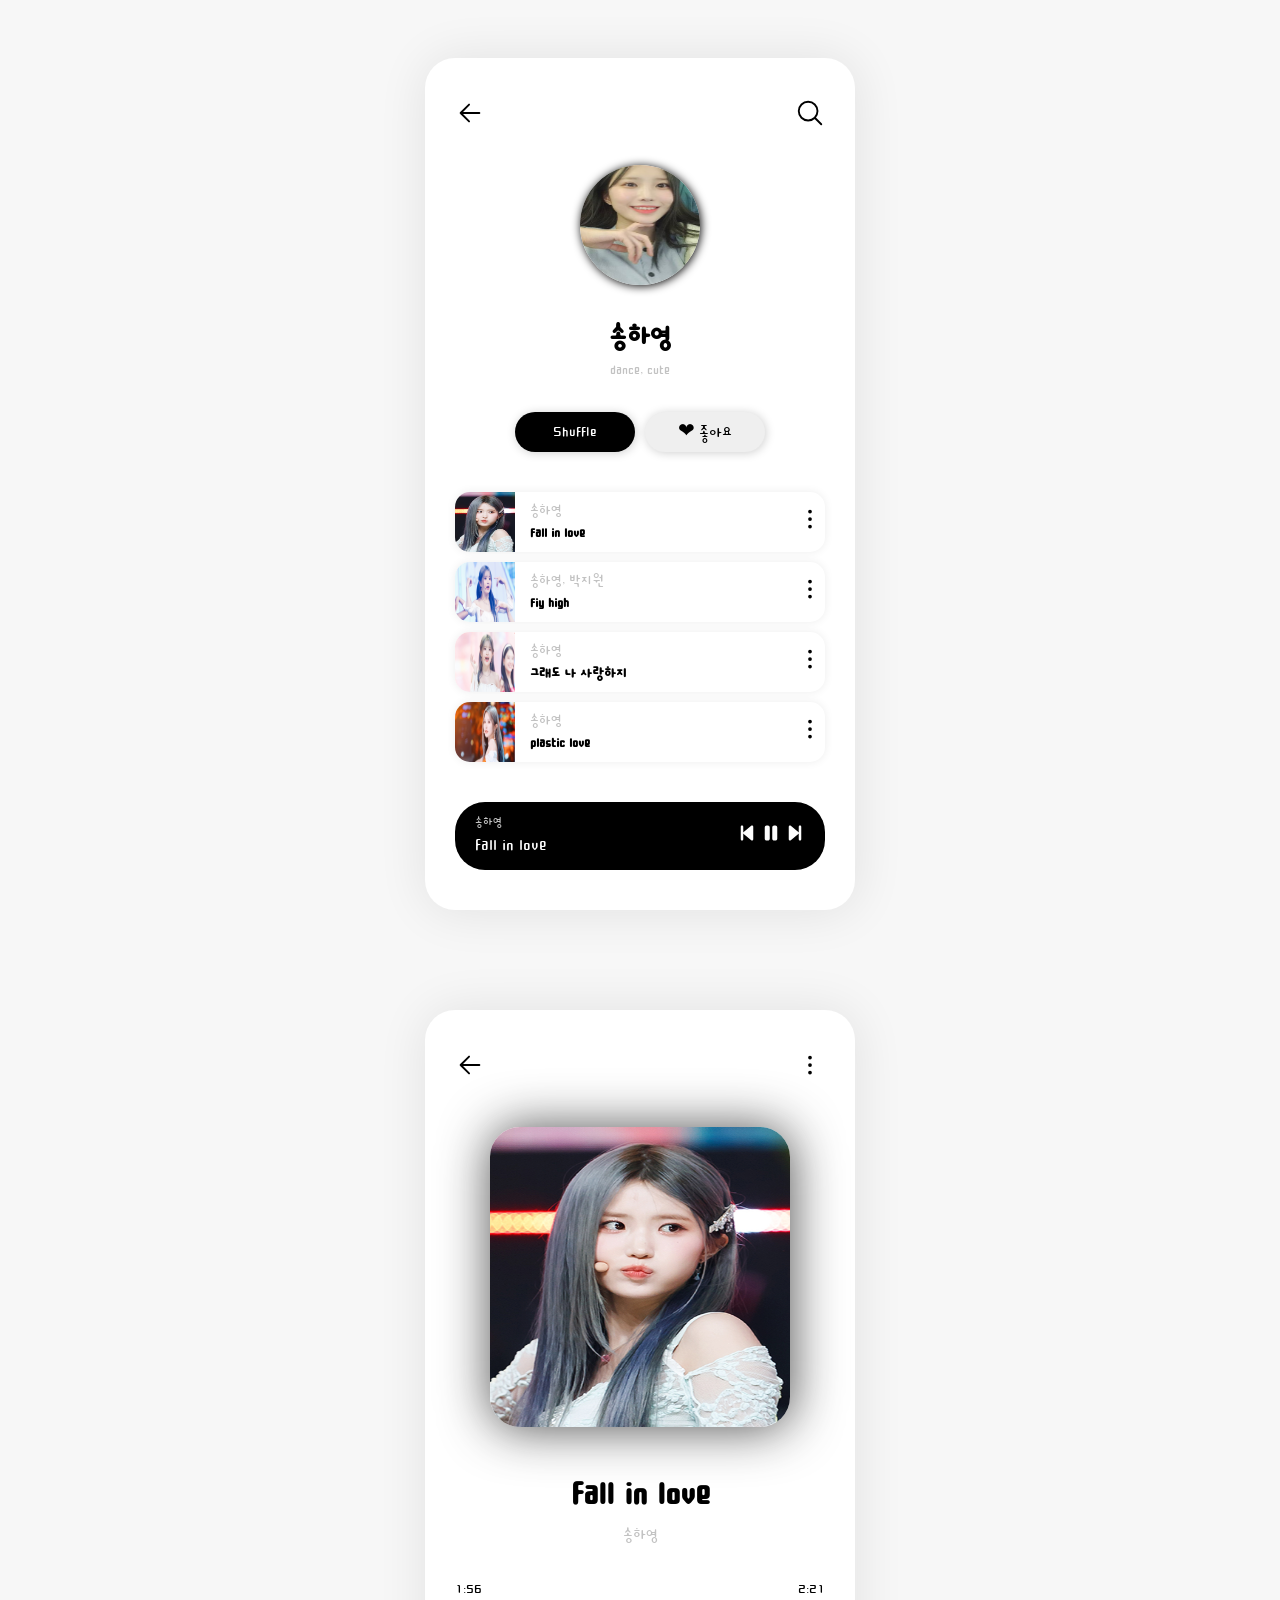
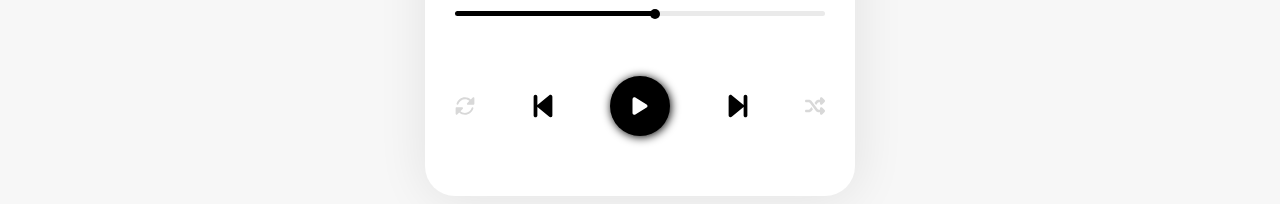
<file: index.html>
<!DOCTYPE html>
<html lang="en">
  <head>
    <meta charset="UTF-8" />
    <meta http-equiv="X-UA-Compatible" content="IE=edge" />
    <meta name="viewport" content="width=device-width, initial-scale=1.0" />
    <title>Document</title>
    <link rel="stylesheet" href="./index.css" />
  </head>
  <body>
    <div class="back" id="left">
      <header>
        <div id="header_left_icon">
          <svg
            xmlns="http://www.w3.org/2000/svg"
            fill="none"
            viewBox="0 0 24 24"
            stroke-width="1.5"
            stroke="currentColor"
            class="svg_icon"
          >
            <path
              stroke-linecap="round"
              stroke-linejoin="round"
              d="M19.5 12h-15m0 0l6.75 6.75M4.5 12l6.75-6.75"
            />
          </svg>
        </div>
        <div id="header_right_icon">
          <svg
            xmlns="http://www.w3.org/2000/svg"
            fill="none"
            viewBox="0 0 24 24"
            stroke-width="1.5"
            stroke="currentColor"
            class="svg_icon"
          >
            <path
              stroke-linecap="round"
              stroke-linejoin="round"
              d="M21 21l-5.197-5.197m0 0A7.5 7.5 0 105.196 5.196a7.5 7.5 0 0010.607 10.607z"
            />
          </svg>
        </div>
      </header>
      <main>
        <div id="main_chracter">
          <div id="main_image">
            <img id="main_img" src="./img/6.png" alt="" />
          </div>
          <div id="main_description">
            <h2>송하영</h2>
            <p>dance, cute</p>
          </div>
          <div id="main_btn">
            <button id="main_left_btn">Shuffle</button>
            <button id="main_right_btn">❤ 좋아요</button>
          </div>
        </div>
        <div id="list">
          <ul>
            <li>
              <div id="list_left">
                <img src="./img/5.png" class="list_img" />
                <div id="list_left_description">
                  <p>송하영</p>
                  <h3>fall in love</h3>
                </div>
              </div>
              <div id="list_content_btn">
                <svg
                  xmlns="http://www.w3.org/2000/svg"
                  fill="none"
                  viewBox="0 0 24 24"
                  stroke-width="1.5"
                  stroke="currentColor"
                  class="svg_icon"
                >
                  <path
                    stroke-linecap="round"
                    stroke-linejoin="round"
                    d="M12 6.75a.75.75 0 110-1.5.75.75 0 010 1.5zM12 12.75a.75.75 0 110-1.5.75.75 0 010 1.5zM12 18.75a.75.75 0 110-1.5.75.75 0 010 1.5z"
                  />
                </svg>
              </div>
            </li>
            <li>
              <div id="list_left">
                <img src="./img/1.png" class="list_img" />
                <div id="list_left_description">
                  <p>송하영, 박지원</p>
                  <h3>fiy high</h3>
                </div>
              </div>
              <div id="list_content_btn">
                <svg
                  xmlns="http://www.w3.org/2000/svg"
                  fill="none"
                  viewBox="0 0 24 24"
                  stroke-width="1.5"
                  stroke="currentColor"
                  class="svg_icon"
                >
                  <path
                    stroke-linecap="round"
                    stroke-linejoin="round"
                    d="M12 6.75a.75.75 0 110-1.5.75.75 0 010 1.5zM12 12.75a.75.75 0 110-1.5.75.75 0 010 1.5zM12 18.75a.75.75 0 110-1.5.75.75 0 010 1.5z"
                  />
                </svg>
              </div>
            </li>
            <li>
              <div id="list_left">
                <img src="./img/2.png" class="list_img" />
                <div id="list_left_description">
                  <p>송하영</p>
                  <h3>그래도 나 사랑하지</h3>
                </div>
              </div>
              <div id="list_content_btn">
                <svg
                  xmlns="http://www.w3.org/2000/svg"
                  fill="none"
                  viewBox="0 0 24 24"
                  stroke-width="1.5"
                  stroke="currentColor"
                  class="svg_icon"
                >
                  <path
                    stroke-linecap="round"
                    stroke-linejoin="round"
                    d="M12 6.75a.75.75 0 110-1.5.75.75 0 010 1.5zM12 12.75a.75.75 0 110-1.5.75.75 0 010 1.5zM12 18.75a.75.75 0 110-1.5.75.75 0 010 1.5z"
                  />
                </svg>
              </div>
            </li>
            <li>
              <div id="list_left">
                <img src="./img/3.png" class="list_img" />
                <div id="list_left_description">
                  <p>송하영</p>
                  <h3>plastic love</h3>
                </div>
              </div>
              <div id="list_content_btn">
                <svg
                  xmlns="http://www.w3.org/2000/svg"
                  fill="none"
                  viewBox="0 0 24 24"
                  stroke-width="1.5"
                  stroke="currentColor"
                  class="svg_icon"
                >
                  <path
                    stroke-linecap="round"
                    stroke-linejoin="round"
                    d="M12 6.75a.75.75 0 110-1.5.75.75 0 010 1.5zM12 12.75a.75.75 0 110-1.5.75.75 0 010 1.5zM12 18.75a.75.75 0 110-1.5.75.75 0 010 1.5z"
                  />
                </svg>
              </div>
            </li>
          </ul>
        </div>
        <div id="player">
          <div id="player_left">
            <p>송하영</p>
            <h3>fall in love</h3>
          </div>
          <div id="player_right">
            <svg
              xmlns="http://www.w3.org/2000/svg"
              viewBox="0 0 320 512"
              class="svg_icon2"
              style="transform: rotate(180deg)"
            >
              <!--! Font Awesome Pro 6.2.0 by @fontawesome - https://fontawesome.com License - https://fontawesome.com/license (Commercial License) Copyright 2022 Fonticons, Inc. -->
              <path
                d="M52.5 440.6c-9.5 7.9-22.8 9.7-34.1 4.4S0 428.4 0 416V96C0 83.6 7.2 72.3 18.4 67s24.5-3.6 34.1 4.4l192 160L256 241V96c0-17.7 14.3-32 32-32s32 14.3 32 32V416c0 17.7-14.3 32-32 32s-32-14.3-32-32V271l-11.5 9.6-192 160z"
              />
            </svg>
            <svg
              xmlns="http://www.w3.org/2000/svg"
              viewBox="0 0 320 512"
              class="svg_icon2"
            >
              <!--! Font Awesome Pro 6.2.0 by @fontawesome - https://fontawesome.com License - https://fontawesome.com/license (Commercial License) Copyright 2022 Fonticons, Inc. -->
              <path
                d="M48 64C21.5 64 0 85.5 0 112V400c0 26.5 21.5 48 48 48H80c26.5 0 48-21.5 48-48V112c0-26.5-21.5-48-48-48H48zm192 0c-26.5 0-48 21.5-48 48V400c0 26.5 21.5 48 48 48h32c26.5 0 48-21.5 48-48V112c0-26.5-21.5-48-48-48H240z"
              />
            </svg>
            <svg
              xmlns="http://www.w3.org/2000/svg"
              viewBox="0 0 320 512"
              class="svg_icon2"
            >
              <!--! Font Awesome Pro 6.2.0 by @fontawesome - https://fontawesome.com License - https://fontawesome.com/license (Commercial License) Copyright 2022 Fonticons, Inc. -->
              <path
                d="M52.5 440.6c-9.5 7.9-22.8 9.7-34.1 4.4S0 428.4 0 416V96C0 83.6 7.2 72.3 18.4 67s24.5-3.6 34.1 4.4l192 160L256 241V96c0-17.7 14.3-32 32-32s32 14.3 32 32V416c0 17.7-14.3 32-32 32s-32-14.3-32-32V271l-11.5 9.6-192 160z"
              />
            </svg>
          </div>
        </div>
      </main>
    </div>
    <div class="back" id="right">
      <header>
        <div>
          <svg
            xmlns="http://www.w3.org/2000/svg"
            fill="none"
            viewBox="0 0 24 24"
            stroke-width="1.5"
            stroke="currentColor"
            class="svg_icon"
          >
            <path
              stroke-linecap="round"
              stroke-linejoin="round"
              d="M19.5 12h-15m0 0l6.75 6.75M4.5 12l6.75-6.75"
            />
          </svg>
        </div>
        <div>
          <svg
            xmlns="http://www.w3.org/2000/svg"
            fill="none"
            viewBox="0 0 24 24"
            stroke-width="1.5"
            stroke="currentColor"
            class="svg_icon"
          >
            <path
              stroke-linecap="round"
              stroke-linejoin="round"
              d="M12 6.75a.75.75 0 110-1.5.75.75 0 010 1.5zM12 12.75a.75.75 0 110-1.5.75.75 0 010 1.5zM12 18.75a.75.75 0 110-1.5.75.75 0 010 1.5z"
            />
          </svg>
        </div>
      </header>
      <div id="right_main">
        <img src="./img/5.png" id="right_main_img" />
      </div>
      <div id="right_description">
        <h3>fall in love</h3>
        <p>송하영</p>
      </div>
      <div id="right_time">
        <p>1:56</p>
        <p>2:21</p>
      </div>
      <div id="state">
        <div id="state_left"></div>
        <div id="state_point"></div>
        <div id="state_right"></div>
      </div>
      <div id="right_player">
        <svg
          class="svg_icon3"
          xmlns="http://www.w3.org/2000/svg"
          viewBox="0 0 512 512"
        >
          <!--! Font Awesome Pro 6.2.0 by @fontawesome - https://fontawesome.com License - https://fontawesome.com/license (Commercial License) Copyright 2022 Fonticons, Inc. -->
          <path
            d="M481.2 33.81c-8.938-3.656-19.31-1.656-26.16 5.219l-50.51 50.51C364.3 53.81 312.1 32 256 32C157 32 68.53 98.31 40.91 193.3C37.19 206 44.5 219.3 57.22 223c12.81 3.781 26.06-3.625 29.75-16.31C108.7 132.1 178.2 80 256 80c43.12 0 83.35 16.42 114.7 43.4l-59.63 59.63c-6.875 6.875-8.906 17.19-5.219 26.16c3.719 8.969 12.47 14.81 22.19 14.81h143.9C485.2 223.1 496 213.3 496 200v-144C496 46.28 490.2 37.53 481.2 33.81zM454.7 288.1c-12.78-3.75-26.06 3.594-29.75 16.31C403.3 379.9 333.8 432 255.1 432c-43.12 0-83.38-16.42-114.7-43.41l59.62-59.62c6.875-6.875 8.891-17.03 5.203-26C202.4 294 193.7 288 183.1 288H40.05c-13.25 0-24.11 10.74-24.11 23.99v144c0 9.719 5.844 18.47 14.81 22.19C33.72 479.4 36.84 480 39.94 480c6.25 0 12.38-2.438 16.97-7.031l50.51-50.52C147.6 458.2 199.9 480 255.1 480c99 0 187.4-66.31 215.1-161.3C474.8 305.1 467.4 292.7 454.7 288.1z"
          />
        </svg>
        <svg
          class="svg_icon"
          xmlns="http://www.w3.org/2000/svg"
          viewBox="0 0 320 512"
        >
          <!--! Font Awesome Pro 6.2.0 by @fontawesome - https://fontawesome.com License - https://fontawesome.com/license (Commercial License) Copyright 2022 Fonticons, Inc. -->
          <path
            d="M267.5 440.6c9.5 7.9 22.8 9.7 34.1 4.4s18.4-16.6 18.4-29V96c0-12.4-7.2-23.7-18.4-29s-24.5-3.6-34.1 4.4l-192 160L64 241V96c0-17.7-14.3-32-32-32S0 78.3 0 96V416c0 17.7 14.3 32 32 32s32-14.3 32-32V271l11.5 9.6 192 160z"
          />
        </svg>
        <div id="right_player_middle_icon">
          <svg
            class="svg_icon2"
            xmlns="http://www.w3.org/2000/svg"
            viewBox="0 0 384 512"
          >
            <!--! Font Awesome Pro 6.2.0 by @fontawesome - https://fontawesome.com License - https://fontawesome.com/license (Commercial License) Copyright 2022 Fonticons, Inc. -->
            <path
              d="M73 39c-14.8-9.1-33.4-9.4-48.5-.9S0 62.6 0 80V432c0 17.4 9.4 33.4 24.5 41.9s33.7 8.1 48.5-.9L361 297c14.3-8.7 23-24.2 23-41s-8.7-32.2-23-41L73 39z"
            />
          </svg>
        </div>
        <svg
          class="svg_icon"
          xmlns="http://www.w3.org/2000/svg"
          viewBox="0 0 320 512"
        >
          <!--! Font Awesome Pro 6.2.0 by @fontawesome - https://fontawesome.com License - https://fontawesome.com/license (Commercial License) Copyright 2022 Fonticons, Inc. -->
          <path
            d="M52.5 440.6c-9.5 7.9-22.8 9.7-34.1 4.4S0 428.4 0 416V96C0 83.6 7.2 72.3 18.4 67s24.5-3.6 34.1 4.4l192 160L256 241V96c0-17.7 14.3-32 32-32s32 14.3 32 32V416c0 17.7-14.3 32-32 32s-32-14.3-32-32V271l-11.5 9.6-192 160z"
          />
        </svg>
        <svg
          class="svg_icon3"
          xmlns="http://www.w3.org/2000/svg"
          viewBox="0 0 512 512"
        >
          <!--! Font Awesome Pro 6.2.0 by @fontawesome - https://fontawesome.com License - https://fontawesome.com/license (Commercial License) Copyright 2022 Fonticons, Inc. -->
          <path
            d="M403.8 34.4c12-5 25.7-2.2 34.9 6.9l64 64c6 6 9.4 14.1 9.4 22.6s-3.4 16.6-9.4 22.6l-64 64c-9.2 9.2-22.9 11.9-34.9 6.9s-19.8-16.6-19.8-29.6V160H352c-10.1 0-19.6 4.7-25.6 12.8L284 229.3 244 176l31.2-41.6C293.3 110.2 321.8 96 352 96h32V64c0-12.9 7.8-24.6 19.8-29.6zM164 282.7L204 336l-31.2 41.6C154.7 401.8 126.2 416 96 416H32c-17.7 0-32-14.3-32-32s14.3-32 32-32H96c10.1 0 19.6-4.7 25.6-12.8L164 282.7zm274.6 188c-9.2 9.2-22.9 11.9-34.9 6.9s-19.8-16.6-19.8-29.6V416H352c-30.2 0-58.7-14.2-76.8-38.4L121.6 172.8c-6-8.1-15.5-12.8-25.6-12.8H32c-17.7 0-32-14.3-32-32s14.3-32 32-32H96c30.2 0 58.7 14.2 76.8 38.4L326.4 339.2c6 8.1 15.5 12.8 25.6 12.8h32V320c0-12.9 7.8-24.6 19.8-29.6s25.7-2.2 34.9 6.9l64 64c6 6 9.4 14.1 9.4 22.6s-3.4 16.6-9.4 22.6l-64 64z"
          />
        </svg>
      </div>
    </div>
  </body>
</html>
</file>
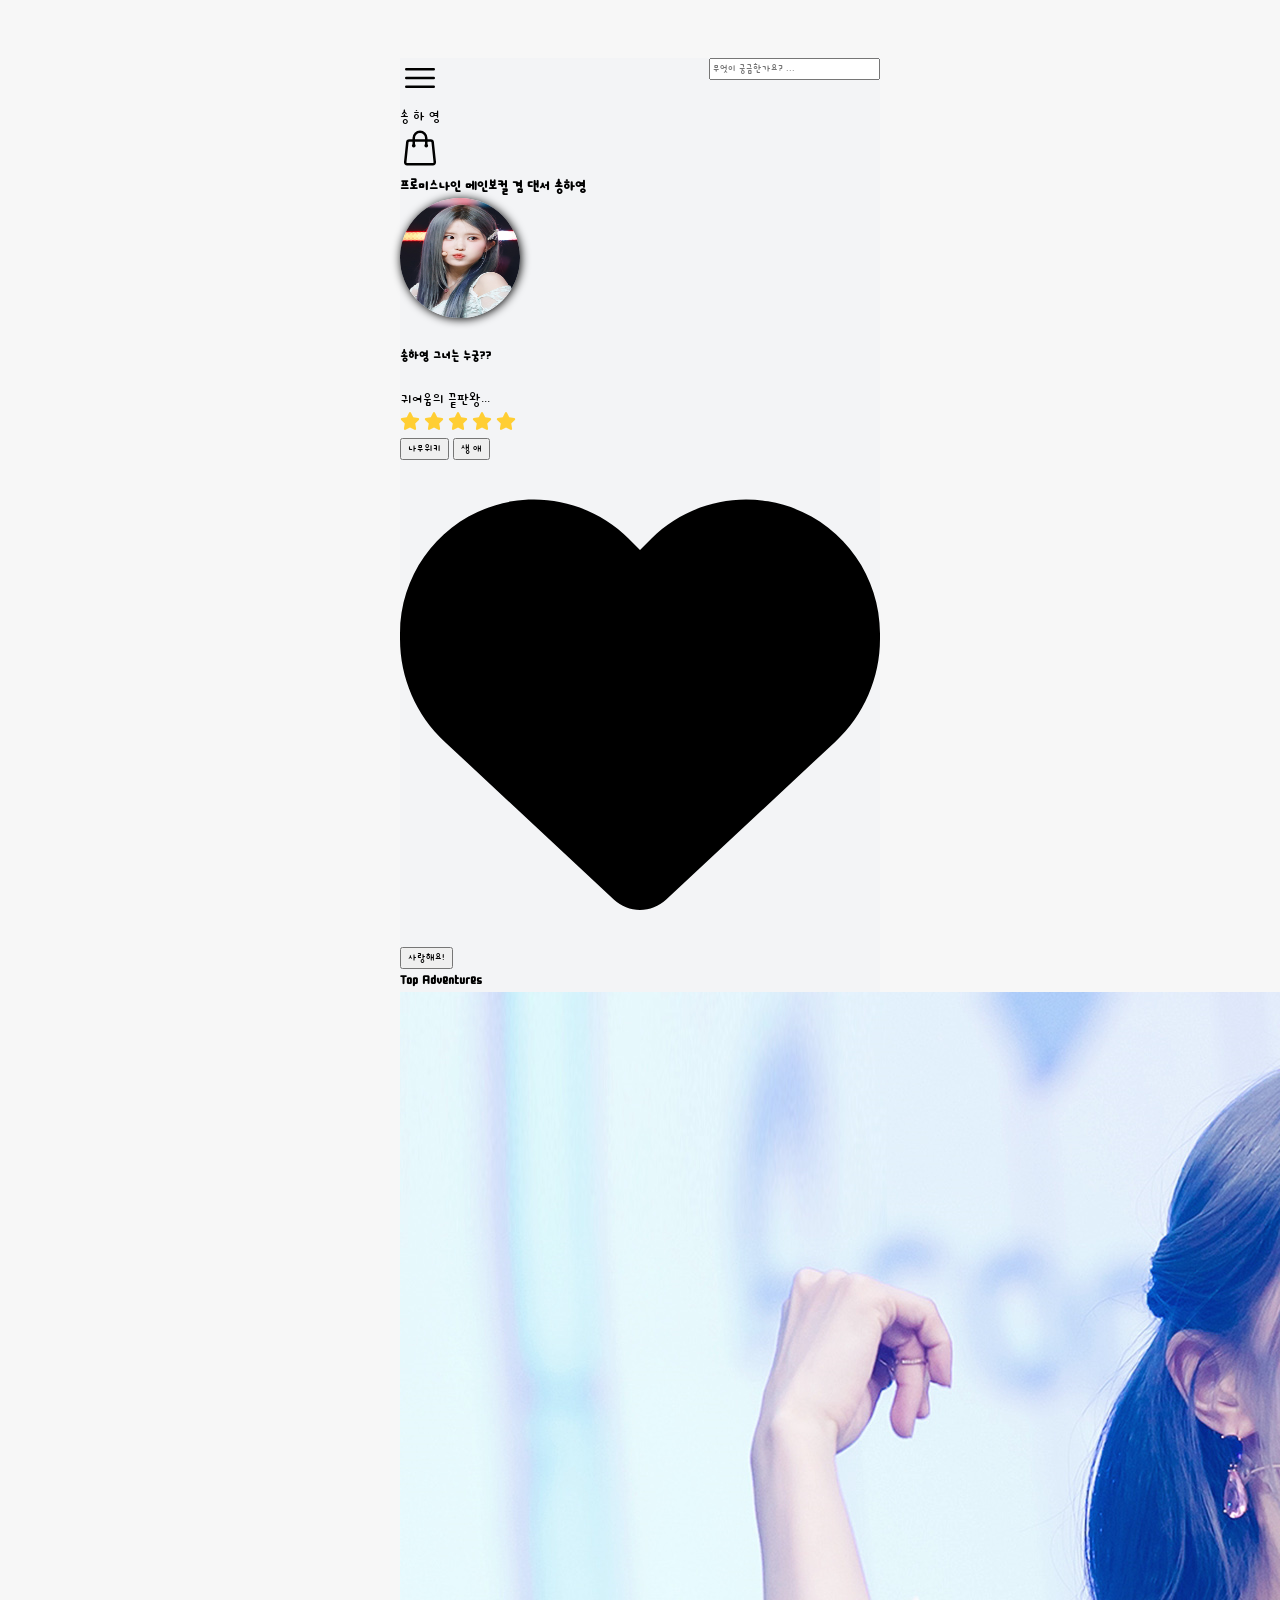
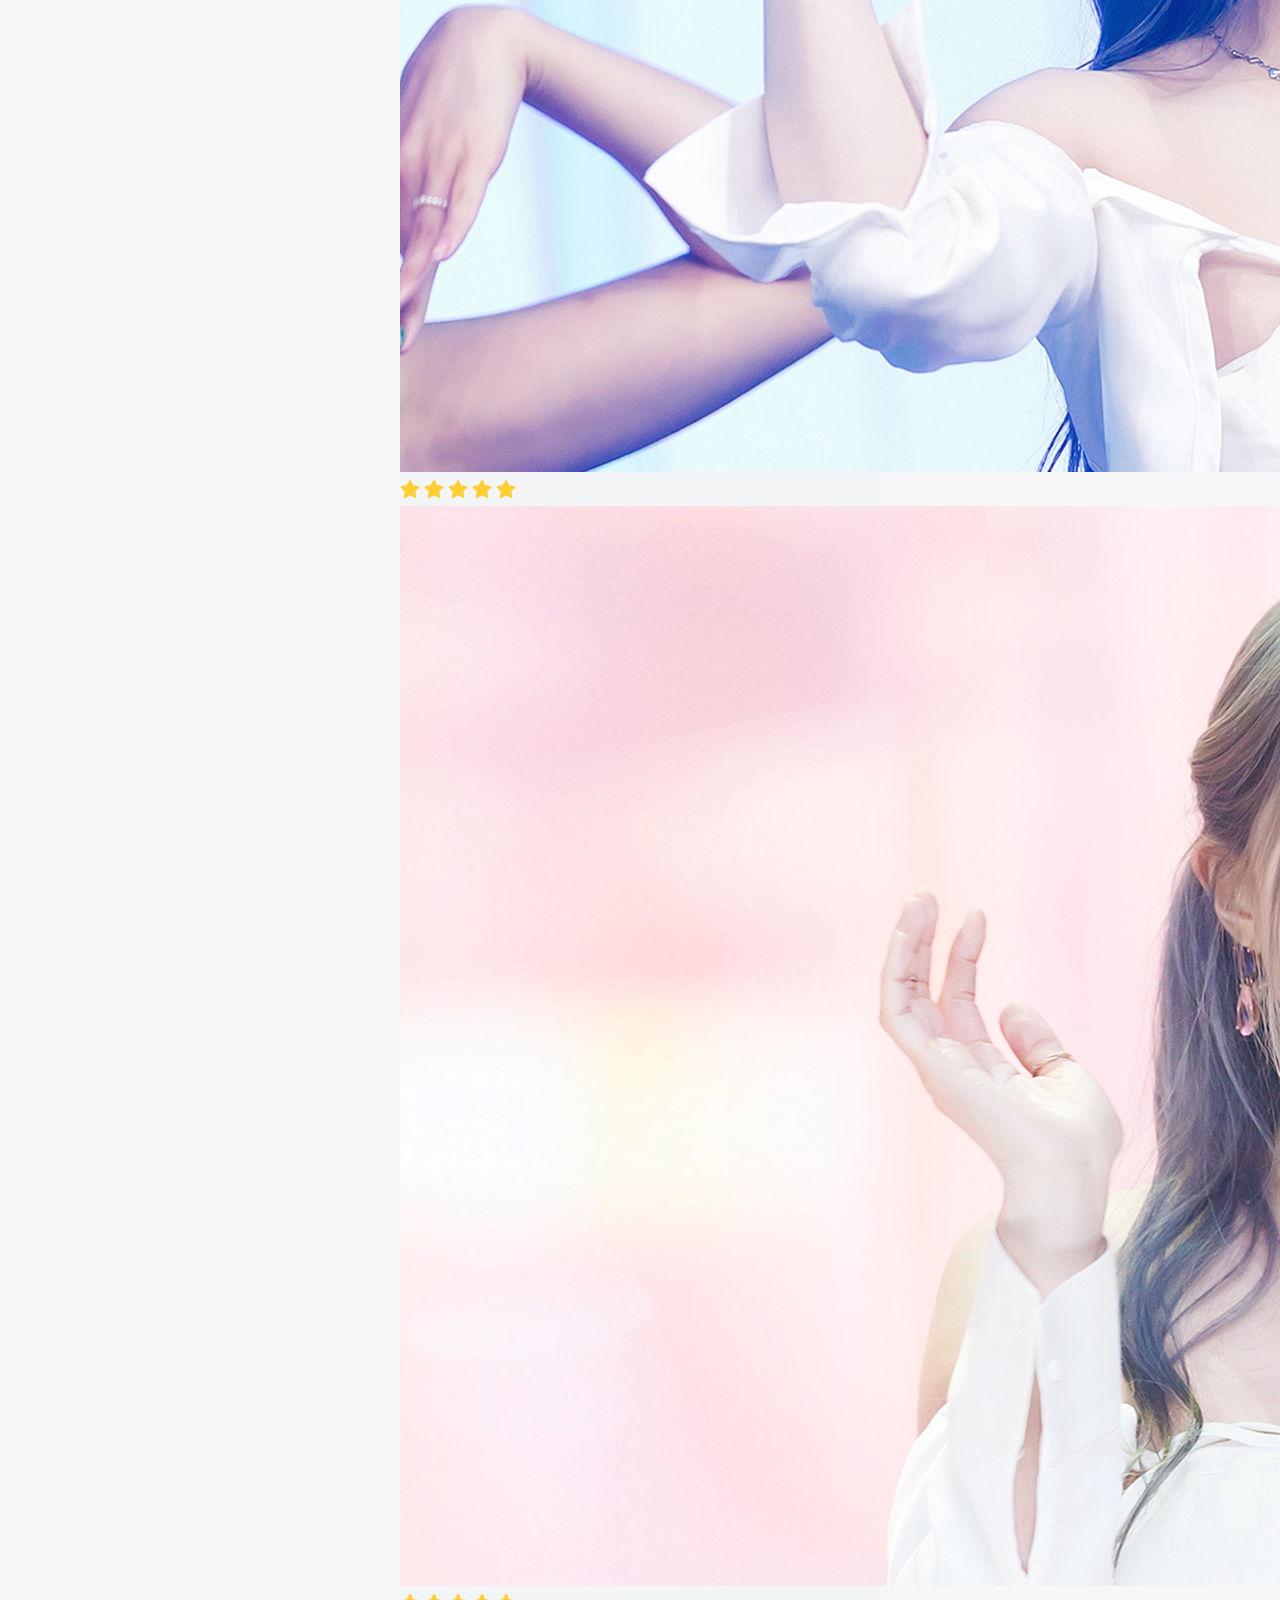
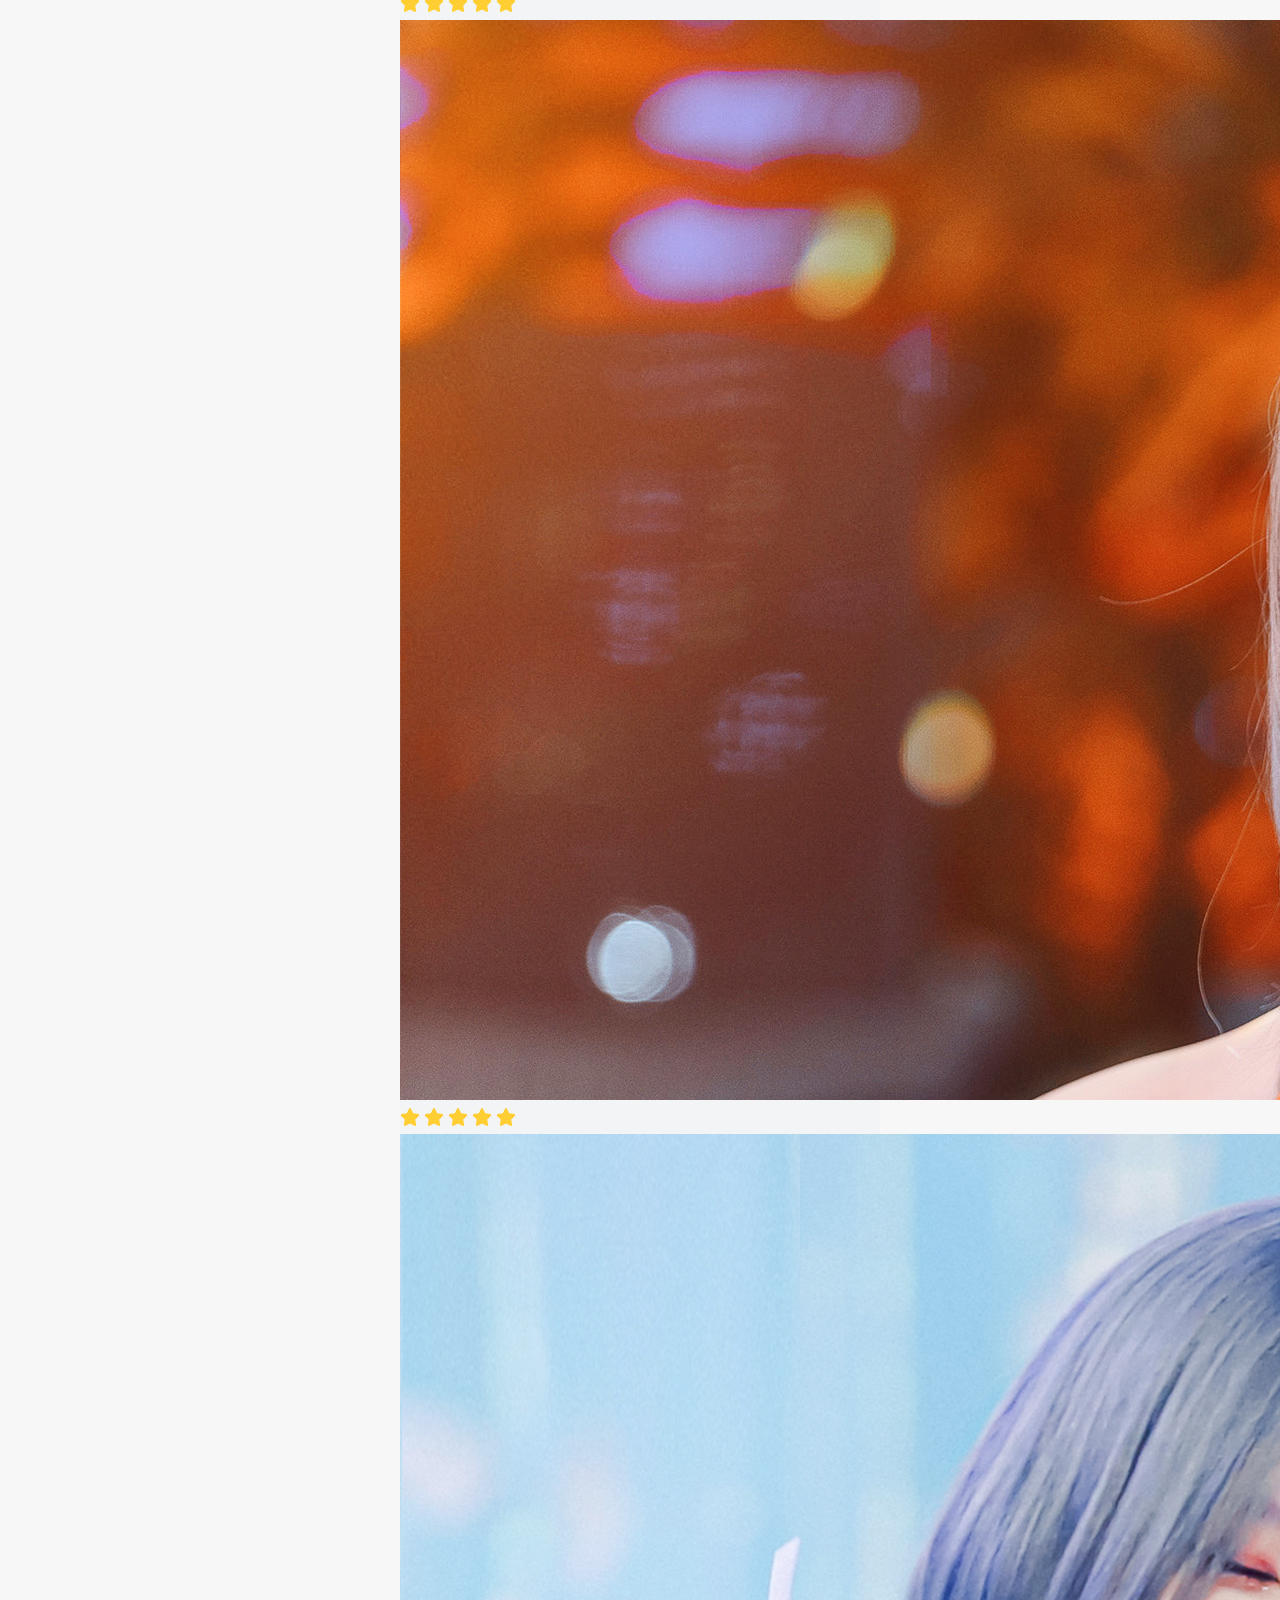
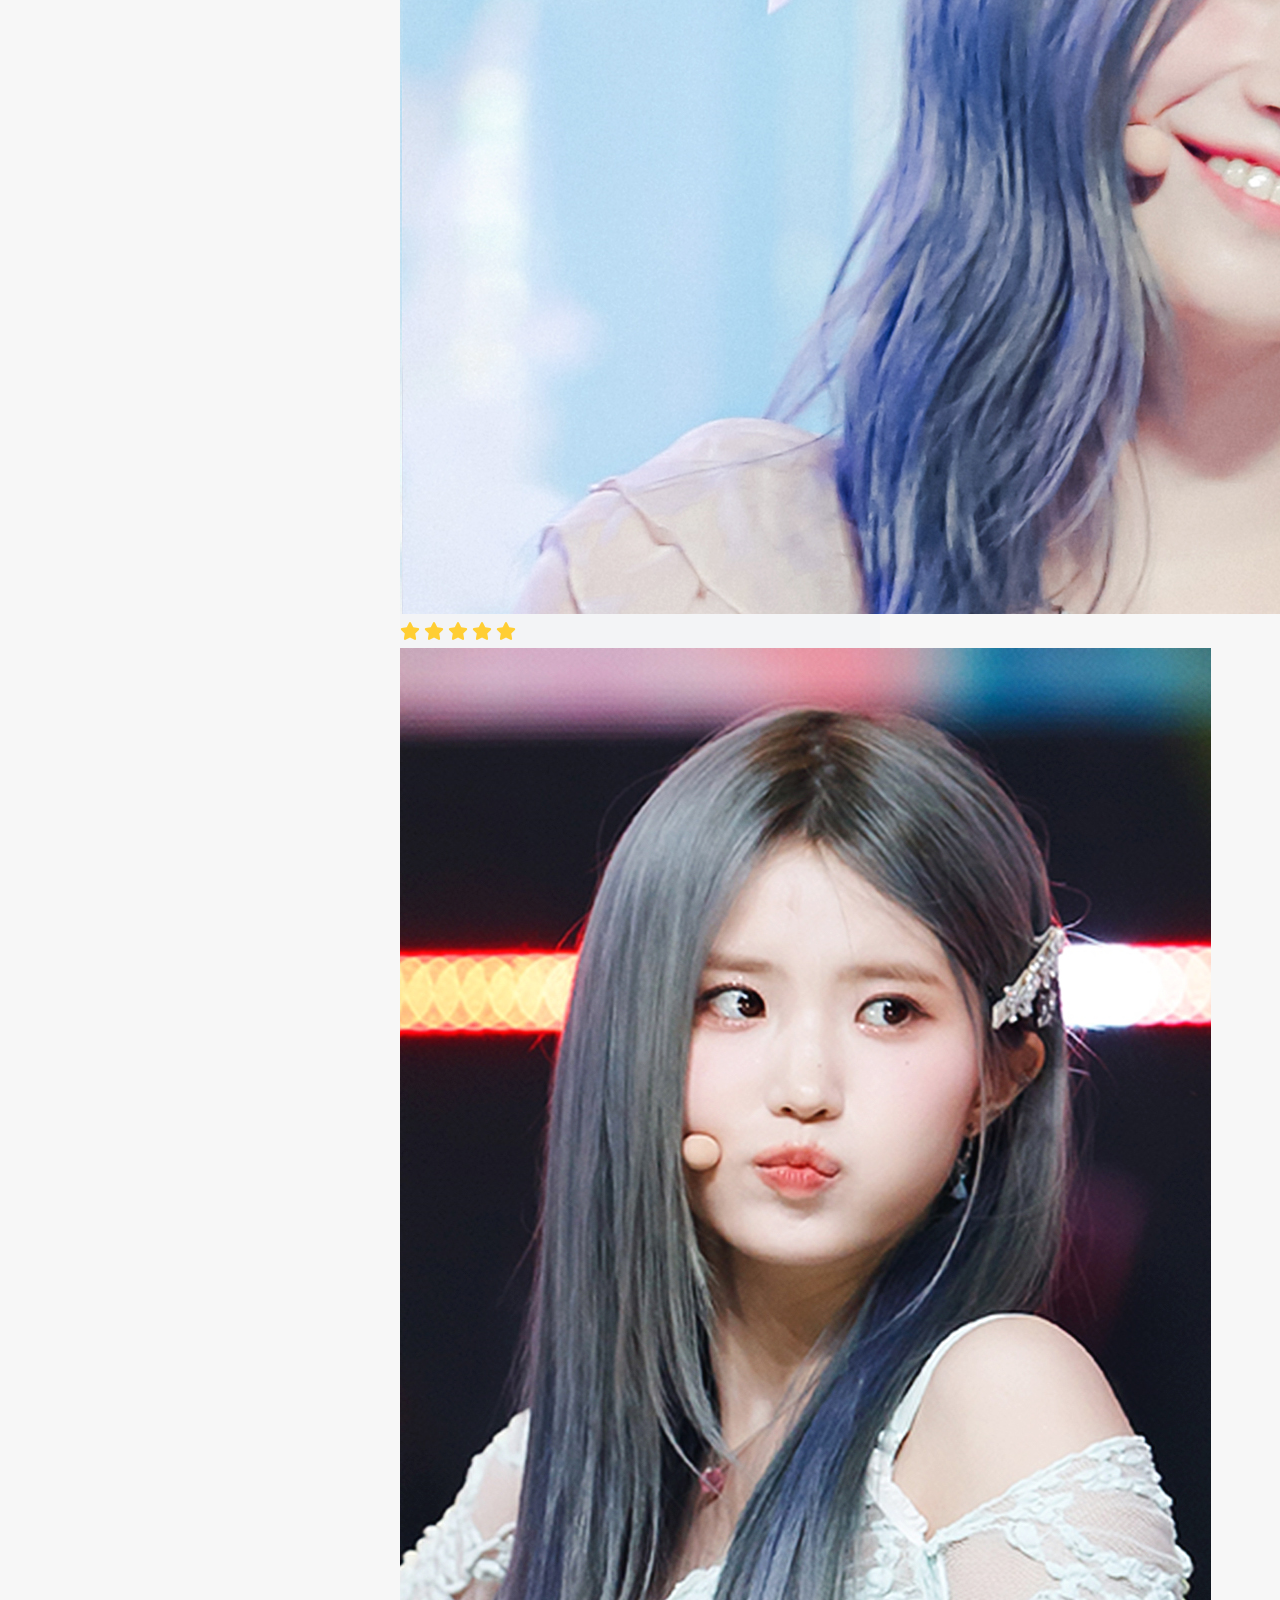
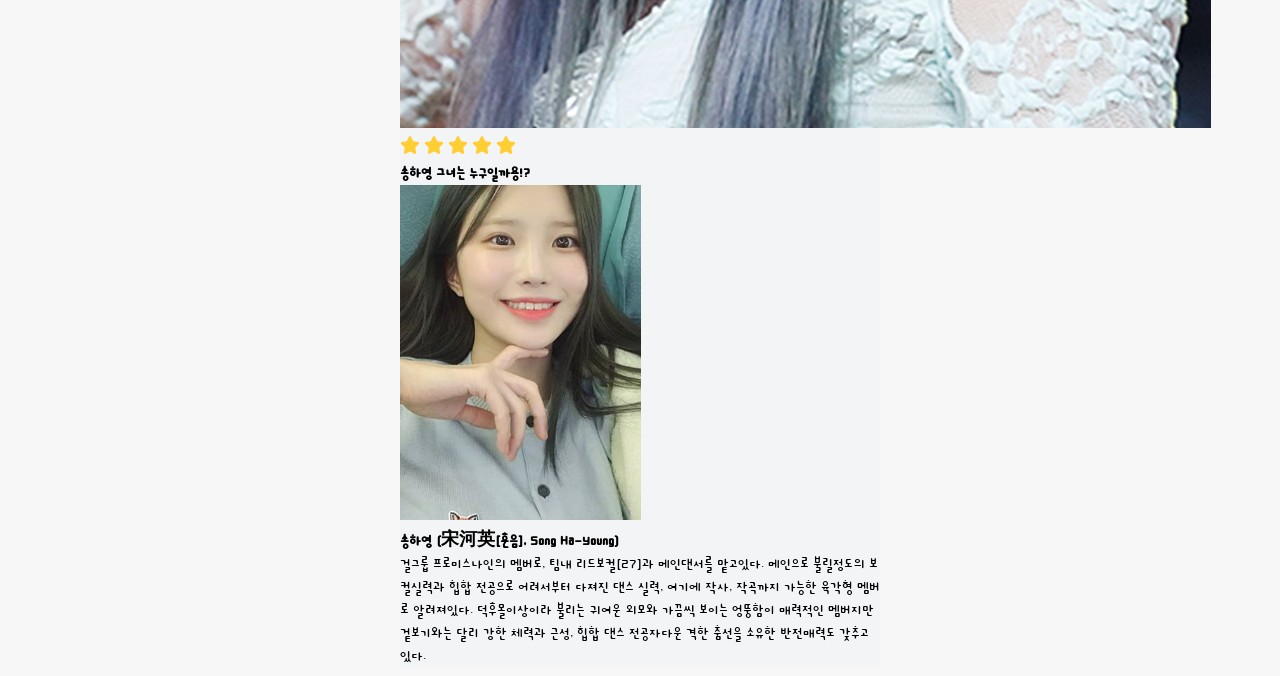
<file: web.html>
<!DOCTYPE html>
<html lang="en">
  <head>
    <meta charset="UTF-8" />
    <meta http-equiv="X-UA-Compatible" content="IE=edge" />
    <meta name="viewport" content="width=device-width, initial-scale=1.0" />
    <title>Document</title>
    <link rel="stylesheet" href="./index.css" />
  </head>
  <body id="Hello">
    <div
      style="
        margin-top: 0;
        background-color: #f3f4f6;
        width: 480px;
        margin: 0 auto;
      "
    >
      <header>
        <nav>
          <div class="header_nav" id="header_contentIcon">
            <svg
              xmlns="http://www.w3.org/2000/svg"
              fill="none"
              viewBox="0 0 24 24"
              stroke-width="1.5"
              stroke="currentColor"
              class="w-6 h-6"
            >
              <path
                stroke-linecap="round"
                stroke-linejoin="round"
                d="M3.75 6.75h16.5M3.75 12h16.5m-16.5 5.25h16.5"
              />
            </svg>
          </div>
          <p id="header_title">송 하 영</p>
          <div class="header_nav" id="header_shoppingIcon">
            <svg
              xmlns="http://www.w3.org/2000/svg"
              fill="none"
              viewBox="0 0 24 24"
              stroke-width="1.5"
              stroke="currentColor"
              class="w-6 h-6"
            >
              <path
                stroke-linecap="round"
                stroke-linejoin="round"
                d="M15.75 10.5V6a3.75 3.75 0 10-7.5 0v4.5m11.356-1.993l1.263 12c.07.665-.45 1.243-1.119 1.243H4.25a1.125 1.125 0 01-1.12-1.243l1.264-12A1.125 1.125 0 015.513 7.5h12.974c.576 0 1.059.435 1.119 1.007zM8.625 10.5a.375.375 0 11-.75 0 .375.375 0 01.75 0zm7.5 0a.375.375 0 11-.75 0 .375.375 0 01.75 0z"
              />
            </svg>
          </div>
        </nav>
        <div id="header_searchEngine">
          <input type="text" placeholder="무엇이 궁금한가요? ..." />
        </div>
      </header>
      <main>
        <h3>프로미스나인 메인보컬 겸 댄서 송하영</h3>
        <div id="main_content">
          <img src="./img/5.png" width="200px" id="main_img" />
          <div id="main_content_description">
            <h4>송하영 그녀는 누궁??</h4>
            <p>귀여움의 끝판왕...</p>
            <div id="main_content_starIcon">
              <svg
                style="width: 20px; height: 20px; fill: #ffce33"
                xmlns="http://www.w3.org/2000/svg"
                viewBox="0 0 576 512"
              >
                <!--! Font Awesome Pro 6.2.0 by @fontawesome - https://fontawesome.com License - https://fontawesome.com/license (Commercial License) Copyright 2022 Fonticons, Inc. -->
                <path
                  d="M316.9 18C311.6 7 300.4 0 288.1 0s-23.4 7-28.8 18L195 150.3 51.4 171.5c-12 1.8-22 10.2-25.7 21.7s-.7 24.2 7.9 32.7L137.8 329 113.2 474.7c-2 12 3 24.2 12.9 31.3s23 8 33.8 2.3l128.3-68.5 128.3 68.5c10.8 5.7 23.9 4.9 33.8-2.3s14.9-19.3 12.9-31.3L438.5 329 542.7 225.9c8.6-8.5 11.7-21.2 7.9-32.7s-13.7-19.9-25.7-21.7L381.2 150.3 316.9 18z"
                />
              </svg>
              <svg
                style="width: 20px; height: 20px; fill: #ffce33"
                xmlns="http://www.w3.org/2000/svg"
                viewBox="0 0 576 512"
              >
                <!--! Font Awesome Pro 6.2.0 by @fontawesome - https://fontawesome.com License - https://fontawesome.com/license (Commercial License) Copyright 2022 Fonticons, Inc. -->
                <path
                  d="M316.9 18C311.6 7 300.4 0 288.1 0s-23.4 7-28.8 18L195 150.3 51.4 171.5c-12 1.8-22 10.2-25.7 21.7s-.7 24.2 7.9 32.7L137.8 329 113.2 474.7c-2 12 3 24.2 12.9 31.3s23 8 33.8 2.3l128.3-68.5 128.3 68.5c10.8 5.7 23.9 4.9 33.8-2.3s14.9-19.3 12.9-31.3L438.5 329 542.7 225.9c8.6-8.5 11.7-21.2 7.9-32.7s-13.7-19.9-25.7-21.7L381.2 150.3 316.9 18z"
                />
              </svg>
              <svg
                style="width: 20px; height: 20px; fill: #ffce33"
                xmlns="http://www.w3.org/2000/svg"
                viewBox="0 0 576 512"
              >
                <!--! Font Awesome Pro 6.2.0 by @fontawesome - https://fontawesome.com License - https://fontawesome.com/license (Commercial License) Copyright 2022 Fonticons, Inc. -->
                <path
                  d="M316.9 18C311.6 7 300.4 0 288.1 0s-23.4 7-28.8 18L195 150.3 51.4 171.5c-12 1.8-22 10.2-25.7 21.7s-.7 24.2 7.9 32.7L137.8 329 113.2 474.7c-2 12 3 24.2 12.9 31.3s23 8 33.8 2.3l128.3-68.5 128.3 68.5c10.8 5.7 23.9 4.9 33.8-2.3s14.9-19.3 12.9-31.3L438.5 329 542.7 225.9c8.6-8.5 11.7-21.2 7.9-32.7s-13.7-19.9-25.7-21.7L381.2 150.3 316.9 18z"
                />
              </svg>
              <svg
                style="width: 20px; height: 20px; fill: #ffce33"
                xmlns="http://www.w3.org/2000/svg"
                viewBox="0 0 576 512"
              >
                <!--! Font Awesome Pro 6.2.0 by @fontawesome - https://fontawesome.com License - https://fontawesome.com/license (Commercial License) Copyright 2022 Fonticons, Inc. -->
                <path
                  d="M316.9 18C311.6 7 300.4 0 288.1 0s-23.4 7-28.8 18L195 150.3 51.4 171.5c-12 1.8-22 10.2-25.7 21.7s-.7 24.2 7.9 32.7L137.8 329 113.2 474.7c-2 12 3 24.2 12.9 31.3s23 8 33.8 2.3l128.3-68.5 128.3 68.5c10.8 5.7 23.9 4.9 33.8-2.3s14.9-19.3 12.9-31.3L438.5 329 542.7 225.9c8.6-8.5 11.7-21.2 7.9-32.7s-13.7-19.9-25.7-21.7L381.2 150.3 316.9 18z"
                />
              </svg>
              <svg
                style="width: 20px; height: 20px; fill: #ffce33"
                xmlns="http://www.w3.org/2000/svg"
                viewBox="0 0 576 512"
              >
                <!--! Font Awesome Pro 6.2.0 by @fontawesome - https://fontawesome.com License - https://fontawesome.com/license (Commercial License) Copyright 2022 Fonticons, Inc. -->
                <path
                  d="M316.9 18C311.6 7 300.4 0 288.1 0s-23.4 7-28.8 18L195 150.3 51.4 171.5c-12 1.8-22 10.2-25.7 21.7s-.7 24.2 7.9 32.7L137.8 329 113.2 474.7c-2 12 3 24.2 12.9 31.3s23 8 33.8 2.3l128.3-68.5 128.3 68.5c10.8 5.7 23.9 4.9 33.8-2.3s14.9-19.3 12.9-31.3L438.5 329 542.7 225.9c8.6-8.5 11.7-21.2 7.9-32.7s-13.7-19.9-25.7-21.7L381.2 150.3 316.9 18z"
                />
              </svg>
            </div>
            <div id="main_content_btn">
              <button class="gray_btn">나무위키</button>
              <button class="gray_btn">생 애</button>
            </div>
            <div id="main_content_btn2">
              <svg
                style=""
                id="heartIcon"
                xmlns="http://www.w3.org/2000/svg"
                viewBox="0 0 512 512"
              >
                <!--! Font Awesome Pro 6.2.0 by @fontawesome - https://fontawesome.com License - https://fontawesome.com/license (Commercial License) Copyright 2022 Fonticons, Inc. -->
                <path
                  d="M47.6 300.4L228.3 469.1c7.5 7 17.4 10.9 27.7 10.9s20.2-3.9 27.7-10.9L464.4 300.4c30.4-28.3 47.6-68 47.6-109.5v-5.8c0-69.9-50.5-129.5-119.4-141C347 36.5 300.6 51.4 268 84L256 96 244 84c-32.6-32.6-79-47.5-124.6-39.9C50.5 55.6 0 115.2 0 185.1v5.8c0 41.5 17.2 81.2 47.6 109.5z"
                />
              </svg>

              <button>사랑해요!</button>
            </div>
          </div>
        </div>
        <h3>Top Adventures</h3>
        <div id="main_screenImges">
          <div id="main_screenImg">
            <img src="./img/1.png" />
            <div id="main_content_starIcon">
              <svg
                style="width: 20px; height: 20px; fill: #ffce33"
                xmlns="http://www.w3.org/2000/svg"
                viewBox="0 0 576 512"
              >
                <!--! Font Awesome Pro 6.2.0 by @fontawesome - https://fontawesome.com License - https://fontawesome.com/license (Commercial License) Copyright 2022 Fonticons, Inc. -->
                <path
                  d="M316.9 18C311.6 7 300.4 0 288.1 0s-23.4 7-28.8 18L195 150.3 51.4 171.5c-12 1.8-22 10.2-25.7 21.7s-.7 24.2 7.9 32.7L137.8 329 113.2 474.7c-2 12 3 24.2 12.9 31.3s23 8 33.8 2.3l128.3-68.5 128.3 68.5c10.8 5.7 23.9 4.9 33.8-2.3s14.9-19.3 12.9-31.3L438.5 329 542.7 225.9c8.6-8.5 11.7-21.2 7.9-32.7s-13.7-19.9-25.7-21.7L381.2 150.3 316.9 18z"
                />
              </svg>
              <svg
                style="width: 20px; height: 20px; fill: #ffce33"
                xmlns="http://www.w3.org/2000/svg"
                viewBox="0 0 576 512"
              >
                <!--! Font Awesome Pro 6.2.0 by @fontawesome - https://fontawesome.com License - https://fontawesome.com/license (Commercial License) Copyright 2022 Fonticons, Inc. -->
                <path
                  d="M316.9 18C311.6 7 300.4 0 288.1 0s-23.4 7-28.8 18L195 150.3 51.4 171.5c-12 1.8-22 10.2-25.7 21.7s-.7 24.2 7.9 32.7L137.8 329 113.2 474.7c-2 12 3 24.2 12.9 31.3s23 8 33.8 2.3l128.3-68.5 128.3 68.5c10.8 5.7 23.9 4.9 33.8-2.3s14.9-19.3 12.9-31.3L438.5 329 542.7 225.9c8.6-8.5 11.7-21.2 7.9-32.7s-13.7-19.9-25.7-21.7L381.2 150.3 316.9 18z"
                />
              </svg>
              <svg
                style="width: 20px; height: 20px; fill: #ffce33"
                xmlns="http://www.w3.org/2000/svg"
                viewBox="0 0 576 512"
              >
                <!--! Font Awesome Pro 6.2.0 by @fontawesome - https://fontawesome.com License - https://fontawesome.com/license (Commercial License) Copyright 2022 Fonticons, Inc. -->
                <path
                  d="M316.9 18C311.6 7 300.4 0 288.1 0s-23.4 7-28.8 18L195 150.3 51.4 171.5c-12 1.8-22 10.2-25.7 21.7s-.7 24.2 7.9 32.7L137.8 329 113.2 474.7c-2 12 3 24.2 12.9 31.3s23 8 33.8 2.3l128.3-68.5 128.3 68.5c10.8 5.7 23.9 4.9 33.8-2.3s14.9-19.3 12.9-31.3L438.5 329 542.7 225.9c8.6-8.5 11.7-21.2 7.9-32.7s-13.7-19.9-25.7-21.7L381.2 150.3 316.9 18z"
                />
              </svg>
              <svg
                style="width: 20px; height: 20px; fill: #ffce33"
                xmlns="http://www.w3.org/2000/svg"
                viewBox="0 0 576 512"
              >
                <!--! Font Awesome Pro 6.2.0 by @fontawesome - https://fontawesome.com License - https://fontawesome.com/license (Commercial License) Copyright 2022 Fonticons, Inc. -->
                <path
                  d="M316.9 18C311.6 7 300.4 0 288.1 0s-23.4 7-28.8 18L195 150.3 51.4 171.5c-12 1.8-22 10.2-25.7 21.7s-.7 24.2 7.9 32.7L137.8 329 113.2 474.7c-2 12 3 24.2 12.9 31.3s23 8 33.8 2.3l128.3-68.5 128.3 68.5c10.8 5.7 23.9 4.9 33.8-2.3s14.9-19.3 12.9-31.3L438.5 329 542.7 225.9c8.6-8.5 11.7-21.2 7.9-32.7s-13.7-19.9-25.7-21.7L381.2 150.3 316.9 18z"
                />
              </svg>
              <svg
                style="width: 20px; height: 20px; fill: #ffce33"
                xmlns="http://www.w3.org/2000/svg"
                viewBox="0 0 576 512"
              >
                <!--! Font Awesome Pro 6.2.0 by @fontawesome - https://fontawesome.com License - https://fontawesome.com/license (Commercial License) Copyright 2022 Fonticons, Inc. -->
                <path
                  d="M316.9 18C311.6 7 300.4 0 288.1 0s-23.4 7-28.8 18L195 150.3 51.4 171.5c-12 1.8-22 10.2-25.7 21.7s-.7 24.2 7.9 32.7L137.8 329 113.2 474.7c-2 12 3 24.2 12.9 31.3s23 8 33.8 2.3l128.3-68.5 128.3 68.5c10.8 5.7 23.9 4.9 33.8-2.3s14.9-19.3 12.9-31.3L438.5 329 542.7 225.9c8.6-8.5 11.7-21.2 7.9-32.7s-13.7-19.9-25.7-21.7L381.2 150.3 316.9 18z"
                />
              </svg>
            </div>
          </div>
          <div id="main_screenImg">
            <img src="./img/2.png" />
            <div id="main_content_starIcon">
              <svg
                style="width: 20px; height: 20px; fill: #ffce33"
                xmlns="http://www.w3.org/2000/svg"
                viewBox="0 0 576 512"
              >
                <!--! Font Awesome Pro 6.2.0 by @fontawesome - https://fontawesome.com License - https://fontawesome.com/license (Commercial License) Copyright 2022 Fonticons, Inc. -->
                <path
                  d="M316.9 18C311.6 7 300.4 0 288.1 0s-23.4 7-28.8 18L195 150.3 51.4 171.5c-12 1.8-22 10.2-25.7 21.7s-.7 24.2 7.9 32.7L137.8 329 113.2 474.7c-2 12 3 24.2 12.9 31.3s23 8 33.8 2.3l128.3-68.5 128.3 68.5c10.8 5.7 23.9 4.9 33.8-2.3s14.9-19.3 12.9-31.3L438.5 329 542.7 225.9c8.6-8.5 11.7-21.2 7.9-32.7s-13.7-19.9-25.7-21.7L381.2 150.3 316.9 18z"
                />
              </svg>
              <svg
                style="width: 20px; height: 20px; fill: #ffce33"
                xmlns="http://www.w3.org/2000/svg"
                viewBox="0 0 576 512"
              >
                <!--! Font Awesome Pro 6.2.0 by @fontawesome - https://fontawesome.com License - https://fontawesome.com/license (Commercial License) Copyright 2022 Fonticons, Inc. -->
                <path
                  d="M316.9 18C311.6 7 300.4 0 288.1 0s-23.4 7-28.8 18L195 150.3 51.4 171.5c-12 1.8-22 10.2-25.7 21.7s-.7 24.2 7.9 32.7L137.8 329 113.2 474.7c-2 12 3 24.2 12.9 31.3s23 8 33.8 2.3l128.3-68.5 128.3 68.5c10.8 5.7 23.9 4.9 33.8-2.3s14.9-19.3 12.9-31.3L438.5 329 542.7 225.9c8.6-8.5 11.7-21.2 7.9-32.7s-13.7-19.9-25.7-21.7L381.2 150.3 316.9 18z"
                />
              </svg>
              <svg
                style="width: 20px; height: 20px; fill: #ffce33"
                xmlns="http://www.w3.org/2000/svg"
                viewBox="0 0 576 512"
              >
                <!--! Font Awesome Pro 6.2.0 by @fontawesome - https://fontawesome.com License - https://fontawesome.com/license (Commercial License) Copyright 2022 Fonticons, Inc. -->
                <path
                  d="M316.9 18C311.6 7 300.4 0 288.1 0s-23.4 7-28.8 18L195 150.3 51.4 171.5c-12 1.8-22 10.2-25.7 21.7s-.7 24.2 7.9 32.7L137.8 329 113.2 474.7c-2 12 3 24.2 12.9 31.3s23 8 33.8 2.3l128.3-68.5 128.3 68.5c10.8 5.7 23.9 4.9 33.8-2.3s14.9-19.3 12.9-31.3L438.5 329 542.7 225.9c8.6-8.5 11.7-21.2 7.9-32.7s-13.7-19.9-25.7-21.7L381.2 150.3 316.9 18z"
                />
              </svg>
              <svg
                style="width: 20px; height: 20px; fill: #ffce33"
                xmlns="http://www.w3.org/2000/svg"
                viewBox="0 0 576 512"
              >
                <!--! Font Awesome Pro 6.2.0 by @fontawesome - https://fontawesome.com License - https://fontawesome.com/license (Commercial License) Copyright 2022 Fonticons, Inc. -->
                <path
                  d="M316.9 18C311.6 7 300.4 0 288.1 0s-23.4 7-28.8 18L195 150.3 51.4 171.5c-12 1.8-22 10.2-25.7 21.7s-.7 24.2 7.9 32.7L137.8 329 113.2 474.7c-2 12 3 24.2 12.9 31.3s23 8 33.8 2.3l128.3-68.5 128.3 68.5c10.8 5.7 23.9 4.9 33.8-2.3s14.9-19.3 12.9-31.3L438.5 329 542.7 225.9c8.6-8.5 11.7-21.2 7.9-32.7s-13.7-19.9-25.7-21.7L381.2 150.3 316.9 18z"
                />
              </svg>
              <svg
                style="width: 20px; height: 20px; fill: #ffce33"
                xmlns="http://www.w3.org/2000/svg"
                viewBox="0 0 576 512"
              >
                <!--! Font Awesome Pro 6.2.0 by @fontawesome - https://fontawesome.com License - https://fontawesome.com/license (Commercial License) Copyright 2022 Fonticons, Inc. -->
                <path
                  d="M316.9 18C311.6 7 300.4 0 288.1 0s-23.4 7-28.8 18L195 150.3 51.4 171.5c-12 1.8-22 10.2-25.7 21.7s-.7 24.2 7.9 32.7L137.8 329 113.2 474.7c-2 12 3 24.2 12.9 31.3s23 8 33.8 2.3l128.3-68.5 128.3 68.5c10.8 5.7 23.9 4.9 33.8-2.3s14.9-19.3 12.9-31.3L438.5 329 542.7 225.9c8.6-8.5 11.7-21.2 7.9-32.7s-13.7-19.9-25.7-21.7L381.2 150.3 316.9 18z"
                />
              </svg>
            </div>
          </div>
          <div id="main_screenImg">
            <img src="./img/3.png" />
            <div id="main_content_starIcon">
              <svg
                style="width: 20px; height: 20px; fill: #ffce33"
                xmlns="http://www.w3.org/2000/svg"
                viewBox="0 0 576 512"
              >
                <!--! Font Awesome Pro 6.2.0 by @fontawesome - https://fontawesome.com License - https://fontawesome.com/license (Commercial License) Copyright 2022 Fonticons, Inc. -->
                <path
                  d="M316.9 18C311.6 7 300.4 0 288.1 0s-23.4 7-28.8 18L195 150.3 51.4 171.5c-12 1.8-22 10.2-25.7 21.7s-.7 24.2 7.9 32.7L137.8 329 113.2 474.7c-2 12 3 24.2 12.9 31.3s23 8 33.8 2.3l128.3-68.5 128.3 68.5c10.8 5.7 23.9 4.9 33.8-2.3s14.9-19.3 12.9-31.3L438.5 329 542.7 225.9c8.6-8.5 11.7-21.2 7.9-32.7s-13.7-19.9-25.7-21.7L381.2 150.3 316.9 18z"
                />
              </svg>
              <svg
                style="width: 20px; height: 20px; fill: #ffce33"
                xmlns="http://www.w3.org/2000/svg"
                viewBox="0 0 576 512"
              >
                <!--! Font Awesome Pro 6.2.0 by @fontawesome - https://fontawesome.com License - https://fontawesome.com/license (Commercial License) Copyright 2022 Fonticons, Inc. -->
                <path
                  d="M316.9 18C311.6 7 300.4 0 288.1 0s-23.4 7-28.8 18L195 150.3 51.4 171.5c-12 1.8-22 10.2-25.7 21.7s-.7 24.2 7.9 32.7L137.8 329 113.2 474.7c-2 12 3 24.2 12.9 31.3s23 8 33.8 2.3l128.3-68.5 128.3 68.5c10.8 5.7 23.9 4.9 33.8-2.3s14.9-19.3 12.9-31.3L438.5 329 542.7 225.9c8.6-8.5 11.7-21.2 7.9-32.7s-13.7-19.9-25.7-21.7L381.2 150.3 316.9 18z"
                />
              </svg>
              <svg
                style="width: 20px; height: 20px; fill: #ffce33"
                xmlns="http://www.w3.org/2000/svg"
                viewBox="0 0 576 512"
              >
                <!--! Font Awesome Pro 6.2.0 by @fontawesome - https://fontawesome.com License - https://fontawesome.com/license (Commercial License) Copyright 2022 Fonticons, Inc. -->
                <path
                  d="M316.9 18C311.6 7 300.4 0 288.1 0s-23.4 7-28.8 18L195 150.3 51.4 171.5c-12 1.8-22 10.2-25.7 21.7s-.7 24.2 7.9 32.7L137.8 329 113.2 474.7c-2 12 3 24.2 12.9 31.3s23 8 33.8 2.3l128.3-68.5 128.3 68.5c10.8 5.7 23.9 4.9 33.8-2.3s14.9-19.3 12.9-31.3L438.5 329 542.7 225.9c8.6-8.5 11.7-21.2 7.9-32.7s-13.7-19.9-25.7-21.7L381.2 150.3 316.9 18z"
                />
              </svg>
              <svg
                style="width: 20px; height: 20px; fill: #ffce33"
                xmlns="http://www.w3.org/2000/svg"
                viewBox="0 0 576 512"
              >
                <!--! Font Awesome Pro 6.2.0 by @fontawesome - https://fontawesome.com License - https://fontawesome.com/license (Commercial License) Copyright 2022 Fonticons, Inc. -->
                <path
                  d="M316.9 18C311.6 7 300.4 0 288.1 0s-23.4 7-28.8 18L195 150.3 51.4 171.5c-12 1.8-22 10.2-25.7 21.7s-.7 24.2 7.9 32.7L137.8 329 113.2 474.7c-2 12 3 24.2 12.9 31.3s23 8 33.8 2.3l128.3-68.5 128.3 68.5c10.8 5.7 23.9 4.9 33.8-2.3s14.9-19.3 12.9-31.3L438.5 329 542.7 225.9c8.6-8.5 11.7-21.2 7.9-32.7s-13.7-19.9-25.7-21.7L381.2 150.3 316.9 18z"
                />
              </svg>
              <svg
                style="width: 20px; height: 20px; fill: #ffce33"
                xmlns="http://www.w3.org/2000/svg"
                viewBox="0 0 576 512"
              >
                <!--! Font Awesome Pro 6.2.0 by @fontawesome - https://fontawesome.com License - https://fontawesome.com/license (Commercial License) Copyright 2022 Fonticons, Inc. -->
                <path
                  d="M316.9 18C311.6 7 300.4 0 288.1 0s-23.4 7-28.8 18L195 150.3 51.4 171.5c-12 1.8-22 10.2-25.7 21.7s-.7 24.2 7.9 32.7L137.8 329 113.2 474.7c-2 12 3 24.2 12.9 31.3s23 8 33.8 2.3l128.3-68.5 128.3 68.5c10.8 5.7 23.9 4.9 33.8-2.3s14.9-19.3 12.9-31.3L438.5 329 542.7 225.9c8.6-8.5 11.7-21.2 7.9-32.7s-13.7-19.9-25.7-21.7L381.2 150.3 316.9 18z"
                />
              </svg>
            </div>
          </div>
          <div id="main_screenImg">
            <img src="./img/4.png" />
            <div id="main_content_starIcon">
              <svg
                style="width: 20px; height: 20px; fill: #ffce33"
                xmlns="http://www.w3.org/2000/svg"
                viewBox="0 0 576 512"
              >
                <!--! Font Awesome Pro 6.2.0 by @fontawesome - https://fontawesome.com License - https://fontawesome.com/license (Commercial License) Copyright 2022 Fonticons, Inc. -->
                <path
                  d="M316.9 18C311.6 7 300.4 0 288.1 0s-23.4 7-28.8 18L195 150.3 51.4 171.5c-12 1.8-22 10.2-25.7 21.7s-.7 24.2 7.9 32.7L137.8 329 113.2 474.7c-2 12 3 24.2 12.9 31.3s23 8 33.8 2.3l128.3-68.5 128.3 68.5c10.8 5.7 23.9 4.9 33.8-2.3s14.9-19.3 12.9-31.3L438.5 329 542.7 225.9c8.6-8.5 11.7-21.2 7.9-32.7s-13.7-19.9-25.7-21.7L381.2 150.3 316.9 18z"
                />
              </svg>
              <svg
                style="width: 20px; height: 20px; fill: #ffce33"
                xmlns="http://www.w3.org/2000/svg"
                viewBox="0 0 576 512"
              >
                <!--! Font Awesome Pro 6.2.0 by @fontawesome - https://fontawesome.com License - https://fontawesome.com/license (Commercial License) Copyright 2022 Fonticons, Inc. -->
                <path
                  d="M316.9 18C311.6 7 300.4 0 288.1 0s-23.4 7-28.8 18L195 150.3 51.4 171.5c-12 1.8-22 10.2-25.7 21.7s-.7 24.2 7.9 32.7L137.8 329 113.2 474.7c-2 12 3 24.2 12.9 31.3s23 8 33.8 2.3l128.3-68.5 128.3 68.5c10.8 5.7 23.9 4.9 33.8-2.3s14.9-19.3 12.9-31.3L438.5 329 542.7 225.9c8.6-8.5 11.7-21.2 7.9-32.7s-13.7-19.9-25.7-21.7L381.2 150.3 316.9 18z"
                />
              </svg>
              <svg
                style="width: 20px; height: 20px; fill: #ffce33"
                xmlns="http://www.w3.org/2000/svg"
                viewBox="0 0 576 512"
              >
                <!--! Font Awesome Pro 6.2.0 by @fontawesome - https://fontawesome.com License - https://fontawesome.com/license (Commercial License) Copyright 2022 Fonticons, Inc. -->
                <path
                  d="M316.9 18C311.6 7 300.4 0 288.1 0s-23.4 7-28.8 18L195 150.3 51.4 171.5c-12 1.8-22 10.2-25.7 21.7s-.7 24.2 7.9 32.7L137.8 329 113.2 474.7c-2 12 3 24.2 12.9 31.3s23 8 33.8 2.3l128.3-68.5 128.3 68.5c10.8 5.7 23.9 4.9 33.8-2.3s14.9-19.3 12.9-31.3L438.5 329 542.7 225.9c8.6-8.5 11.7-21.2 7.9-32.7s-13.7-19.9-25.7-21.7L381.2 150.3 316.9 18z"
                />
              </svg>
              <svg
                style="width: 20px; height: 20px; fill: #ffce33"
                xmlns="http://www.w3.org/2000/svg"
                viewBox="0 0 576 512"
              >
                <!--! Font Awesome Pro 6.2.0 by @fontawesome - https://fontawesome.com License - https://fontawesome.com/license (Commercial License) Copyright 2022 Fonticons, Inc. -->
                <path
                  d="M316.9 18C311.6 7 300.4 0 288.1 0s-23.4 7-28.8 18L195 150.3 51.4 171.5c-12 1.8-22 10.2-25.7 21.7s-.7 24.2 7.9 32.7L137.8 329 113.2 474.7c-2 12 3 24.2 12.9 31.3s23 8 33.8 2.3l128.3-68.5 128.3 68.5c10.8 5.7 23.9 4.9 33.8-2.3s14.9-19.3 12.9-31.3L438.5 329 542.7 225.9c8.6-8.5 11.7-21.2 7.9-32.7s-13.7-19.9-25.7-21.7L381.2 150.3 316.9 18z"
                />
              </svg>
              <svg
                style="width: 20px; height: 20px; fill: #ffce33"
                xmlns="http://www.w3.org/2000/svg"
                viewBox="0 0 576 512"
              >
                <!--! Font Awesome Pro 6.2.0 by @fontawesome - https://fontawesome.com License - https://fontawesome.com/license (Commercial License) Copyright 2022 Fonticons, Inc. -->
                <path
                  d="M316.9 18C311.6 7 300.4 0 288.1 0s-23.4 7-28.8 18L195 150.3 51.4 171.5c-12 1.8-22 10.2-25.7 21.7s-.7 24.2 7.9 32.7L137.8 329 113.2 474.7c-2 12 3 24.2 12.9 31.3s23 8 33.8 2.3l128.3-68.5 128.3 68.5c10.8 5.7 23.9 4.9 33.8-2.3s14.9-19.3 12.9-31.3L438.5 329 542.7 225.9c8.6-8.5 11.7-21.2 7.9-32.7s-13.7-19.9-25.7-21.7L381.2 150.3 316.9 18z"
                />
              </svg>
            </div>
          </div>
          <div id="main_screenImg">
            <img src="./img/5.png" />
            <div id="main_content_starIcon">
              <svg
                style="width: 20px; height: 20px; fill: #ffce33"
                xmlns="http://www.w3.org/2000/svg"
                viewBox="0 0 576 512"
              >
                <!--! Font Awesome Pro 6.2.0 by @fontawesome - https://fontawesome.com License - https://fontawesome.com/license (Commercial License) Copyright 2022 Fonticons, Inc. -->
                <path
                  d="M316.9 18C311.6 7 300.4 0 288.1 0s-23.4 7-28.8 18L195 150.3 51.4 171.5c-12 1.8-22 10.2-25.7 21.7s-.7 24.2 7.9 32.7L137.8 329 113.2 474.7c-2 12 3 24.2 12.9 31.3s23 8 33.8 2.3l128.3-68.5 128.3 68.5c10.8 5.7 23.9 4.9 33.8-2.3s14.9-19.3 12.9-31.3L438.5 329 542.7 225.9c8.6-8.5 11.7-21.2 7.9-32.7s-13.7-19.9-25.7-21.7L381.2 150.3 316.9 18z"
                />
              </svg>
              <svg
                style="width: 20px; height: 20px; fill: #ffce33"
                xmlns="http://www.w3.org/2000/svg"
                viewBox="0 0 576 512"
              >
                <!--! Font Awesome Pro 6.2.0 by @fontawesome - https://fontawesome.com License - https://fontawesome.com/license (Commercial License) Copyright 2022 Fonticons, Inc. -->
                <path
                  d="M316.9 18C311.6 7 300.4 0 288.1 0s-23.4 7-28.8 18L195 150.3 51.4 171.5c-12 1.8-22 10.2-25.7 21.7s-.7 24.2 7.9 32.7L137.8 329 113.2 474.7c-2 12 3 24.2 12.9 31.3s23 8 33.8 2.3l128.3-68.5 128.3 68.5c10.8 5.7 23.9 4.9 33.8-2.3s14.9-19.3 12.9-31.3L438.5 329 542.7 225.9c8.6-8.5 11.7-21.2 7.9-32.7s-13.7-19.9-25.7-21.7L381.2 150.3 316.9 18z"
                />
              </svg>
              <svg
                style="width: 20px; height: 20px; fill: #ffce33"
                xmlns="http://www.w3.org/2000/svg"
                viewBox="0 0 576 512"
              >
                <!--! Font Awesome Pro 6.2.0 by @fontawesome - https://fontawesome.com License - https://fontawesome.com/license (Commercial License) Copyright 2022 Fonticons, Inc. -->
                <path
                  d="M316.9 18C311.6 7 300.4 0 288.1 0s-23.4 7-28.8 18L195 150.3 51.4 171.5c-12 1.8-22 10.2-25.7 21.7s-.7 24.2 7.9 32.7L137.8 329 113.2 474.7c-2 12 3 24.2 12.9 31.3s23 8 33.8 2.3l128.3-68.5 128.3 68.5c10.8 5.7 23.9 4.9 33.8-2.3s14.9-19.3 12.9-31.3L438.5 329 542.7 225.9c8.6-8.5 11.7-21.2 7.9-32.7s-13.7-19.9-25.7-21.7L381.2 150.3 316.9 18z"
                />
              </svg>
              <svg
                style="width: 20px; height: 20px; fill: #ffce33"
                xmlns="http://www.w3.org/2000/svg"
                viewBox="0 0 576 512"
              >
                <!--! Font Awesome Pro 6.2.0 by @fontawesome - https://fontawesome.com License - https://fontawesome.com/license (Commercial License) Copyright 2022 Fonticons, Inc. -->
                <path
                  d="M316.9 18C311.6 7 300.4 0 288.1 0s-23.4 7-28.8 18L195 150.3 51.4 171.5c-12 1.8-22 10.2-25.7 21.7s-.7 24.2 7.9 32.7L137.8 329 113.2 474.7c-2 12 3 24.2 12.9 31.3s23 8 33.8 2.3l128.3-68.5 128.3 68.5c10.8 5.7 23.9 4.9 33.8-2.3s14.9-19.3 12.9-31.3L438.5 329 542.7 225.9c8.6-8.5 11.7-21.2 7.9-32.7s-13.7-19.9-25.7-21.7L381.2 150.3 316.9 18z"
                />
              </svg>
              <svg
                style="width: 20px; height: 20px; fill: #ffce33"
                xmlns="http://www.w3.org/2000/svg"
                viewBox="0 0 576 512"
              >
                <!--! Font Awesome Pro 6.2.0 by @fontawesome - https://fontawesome.com License - https://fontawesome.com/license (Commercial License) Copyright 2022 Fonticons, Inc. -->
                <path
                  d="M316.9 18C311.6 7 300.4 0 288.1 0s-23.4 7-28.8 18L195 150.3 51.4 171.5c-12 1.8-22 10.2-25.7 21.7s-.7 24.2 7.9 32.7L137.8 329 113.2 474.7c-2 12 3 24.2 12.9 31.3s23 8 33.8 2.3l128.3-68.5 128.3 68.5c10.8 5.7 23.9 4.9 33.8-2.3s14.9-19.3 12.9-31.3L438.5 329 542.7 225.9c8.6-8.5 11.7-21.2 7.9-32.7s-13.7-19.9-25.7-21.7L381.2 150.3 316.9 18z"
                />
              </svg>
            </div>
          </div>
        </div>
        <h3>송하영 그녀는 누구일까용!?</h3>
        <div id="main_author">
          <img src="./img/6.png" />
          <div id="main_author_description">
            <h3>송하영 (宋河英[훈음], Song Ha-Young)</h3>
            <p>
              걸그룹 프로미스나인의 멤버로, 팀내 리드보컬[27]과 메인댄서를
              맡고있다. 메인으로 불릴정도의 보컬실력과 힙합 전공으로 어려서부터
              다져진 댄스 실력, 여기에 작사, 작곡까지 가능한 육각형 멤버로
              알려져있다. 덕후몰이상이라 불리는 귀여운 외모와 가끔씩 보이는
              엉뚱함이 매력적인 멤버지만 겉보기와는 달리 강한 체력과 근성, 힙합
              댄스 전공자다운 격한 춤선을 소유한 반전매력도 갖추고 있다.
            </p>
          </div>
        </div>
      </main>
    </div>
  </body>
</html>
</file>
<file: index.css>
@import url("https://fonts.googleapis.com/css2?family=Cute+Font&display=swap");

* {
  box-sizing: border-box;
  font-family: "Cute Font", cursive;
}
h2,
h3,
p {
  margin: 0;
  font-size: 18px;
}

body {
  display: flex;
  flex-direction: column;
  background-color: #f7f7f7;
  align-items: center;
  justify-content: space-evenly;
  padding-top: 50px;
  gap: 100px;
}

.back {
  border-radius: 30px;
  background-color: white;
  width: 430px;

  box-shadow: 1px 1px 50px 1px rgba(19, 18, 18, 0.089);
  padding: 40px 30px;
}

.svg_icon {
  width: 30px;
  height: 30px;
}
.svg_icon2 {
  width: 20px;
  height: 20px;
  fill: #fefefe;
}
.svg_icon3 {
  width: 20px;
  height: 20px;
  fill: #d8d8d8;
}

header {
  display: flex;
  justify-content: space-between;
}
#main_image {
  margin-top: 30px;
  width: 100%;
  display: flex;
  justify-content: center;
}

#main_img {
  width: 120px;
  height: 120px;
  border-radius: 50%;
  box-shadow: 1px 1px 10px black;
}

#main_description {
  margin-top: 30px;
  display: flex;
  flex-direction: column;
  align-items: center;
}

#main_description > h2 {
  font-size: 35px;
}
#main_description > p {
  font-size: 18px;
}

#main_btn {
  margin-top: 30px;
  display: flex;
  justify-content: center;
  gap: 10px;
}
#main_btn > button {
  width: 120px;
  height: 40px;
  border-radius: 20px;
  border: none;
  box-shadow: 1px 1px 10px rgba(19, 18, 18, 0.205);
  font-size: 20px;
}

#main_left_btn {
  background-color: black;
  color: white;
}

ul {
  padding: 0;
  margin-top: 40px;
}

li {
  list-style: none;
  display: flex;
  align-items: center;
  justify-content: space-between;
  box-shadow: 0px 0px 10px rgba(19, 18, 18, 0.075);
  margin-bottom: 10px;
  border-radius: 15px;
  overflow: hidden;
}
.list_img {
  width: 60px;
  height: 60px;
}

#list_left {
  display: flex;
  gap: 15px;
  align-items: center;
}

#list_left_description {
  display: flex;
  flex-direction: column;
  justify-content: center;
}

#player {
  margin-top: 40px;
  background-color: black;
  color: white;
  display: flex;
  border-radius: 30px;
  padding: 10px 20px;
  justify-content: space-between;
  align-items: center;
}

#player_left > p {
  font-size: 15px;
  color: #c2c2c2;
}

#player_left > h3 {
  font-size: 23px;
  font-weight: 200;
}

#list_left_description > p {
  color: #c2c2c2;
}

#main_description > p {
  color: #c2c2c2;
}

#right_main_img {
  width: 300px;
  height: 300px;
  border-radius: 30px;
  box-shadow: 1px 1px 50px rgba(19, 18, 18, 0.753);
}

#right_main {
  width: 100%;
  display: flex;
  justify-content: center;
  margin-top: 40px;
}

#right_description {
  margin-top: 40px;
  display: flex;
  flex-direction: column;
  justify-content: center;
  align-items: center;
}

#right_description > h3 {
  font-size: 45px;
}
#right_description > p {
  font-size: 20px;
  color: #c2c2c2;
}

#state {
  display: flex;
  align-items: center;
  position: relative;
}

#state_left {
  background-color: black;
  height: 5px;
  width: 200px;
  border-radius: 5px;
}

#state_point {
  position: absolute;
  height: 10px;
  width: 10px;
  background-color: black;
  border-radius: 5px;
  left: 195px;
}
#right_time {
  display: flex;
  justify-content: space-between;
  margin-top: 30px;
  margin-bottom: 10px;
}

#state_right {
  background-color: #eaeaea;
  width: 170px;
  height: 5px;
  border-radius: 5px;
}

#right_player {
  margin-top: 40px;
  height: 100px;
  display: flex;
  align-items: center;
  justify-content: space-between;
}
#right_player_middle_icon {
  background-color: black;
  display: flex;
  justify-content: center;
  align-items: center;
  width: 60px;
  height: 60px;
  border-radius: 30px;
  box-shadow: 1px 1px 10px black;
}
</file>
